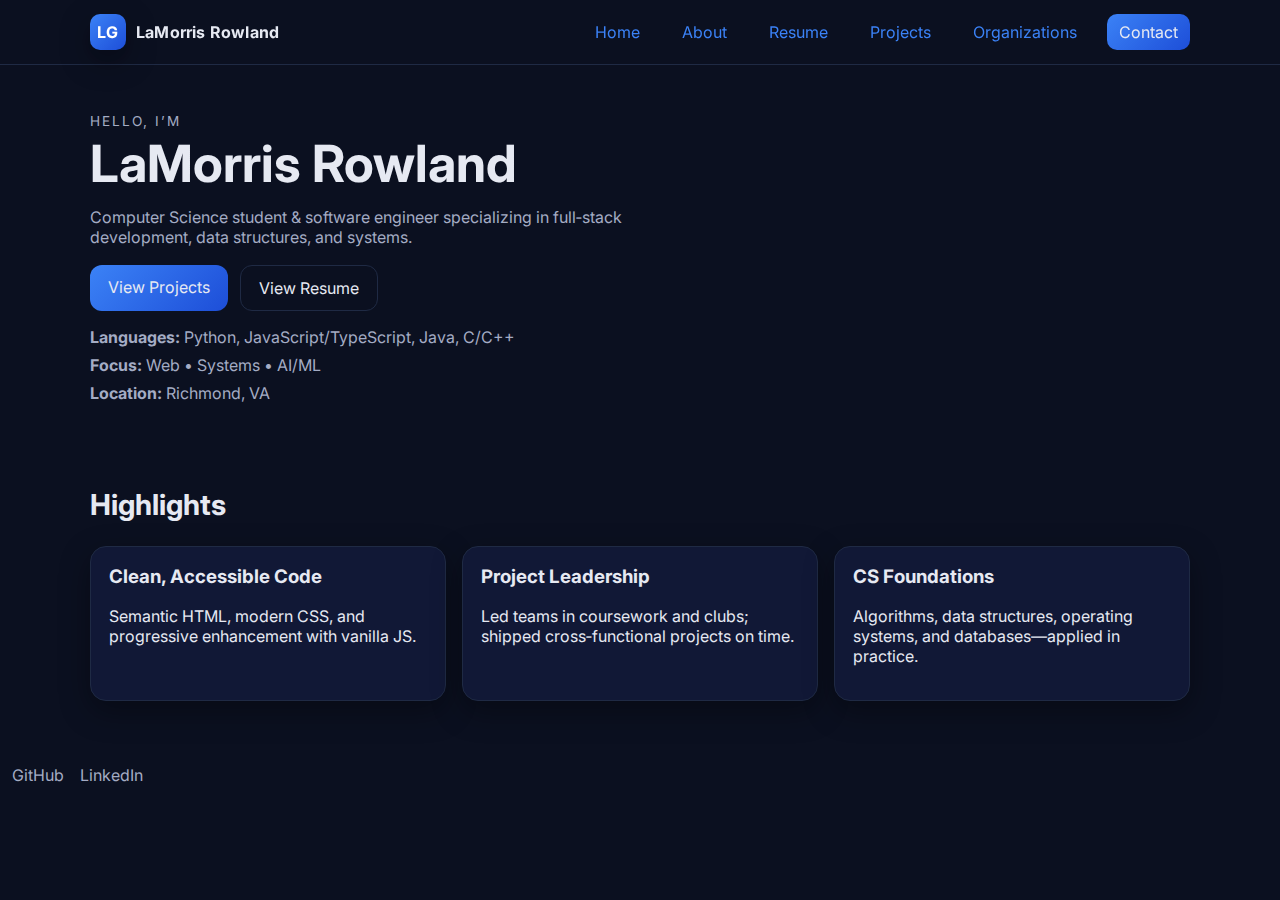
<file: index.html>
<!DOCTYPE html>
<html lang="en">
<head>
<meta charset="utf-8" />
<meta name="viewport" content="width=device-width, initial-scale=1" />
<title>LaMorris Rowland — Computer Science Portfolio</title>
<meta name="description" content="Portfolio website of a computer science professional: projects, resume, organizations, and contact." />
<meta name="theme-color" content="#3b82f6" />
<meta property="og:title" content="LaMorris Rowland — Computer Science Portfolio" />
<meta property="og:description" content="Projects • Resume • Organizations • Contact" />
<meta property="og:type" content="website" />
<meta property="og:image" content="assets/img/profile.svg" />
<link rel="preconnect" href="https://fonts.gstatic.com" crossorigin>
<link href="https://fonts.googleapis.com/css2?family=Inter:wght@400;500;600;700;800&display=swap" rel="stylesheet">
<link rel="stylesheet" href="assets/css/style.css" />
<link rel="icon" href="assets/img/favicon.svg" type="image/svg+xml" />

</head>
<body>
<header class="site-header">
  <div class="container header-inner">
    <a class="brand" href="index.html"><span class="brand-mark">LG</span><span class="brand-text">LaMorris Rowland</span></a>
    <nav class="nav" id="site-nav">
      <button class="nav-toggle" aria-expanded="false" aria-controls="nav-menu" id="nav-toggle" title="Open menu">
        <span class="bar"></span><span class="bar"></span><span class="bar"></span>
      </button>
      <ul id="nav-menu" class="nav-menu">
        <li><a href="index.html">Home</a></li>
        <li><a href="about.html">About</a></li>
        <li><a href="resume.html">Resume</a></li>
        <li><a href="projects.html">Projects</a></li>
        <li><a href="organizations.html">Organizations</a></li>
        <li><a href="contact.html" class="btn btn-primary small">Contact</a></li>
      </ul>
    </nav>
  </div>
</header>

<main>
  <section class="hero container">
    <div class="hero-text">
      <p class="eyebrow">Hello, I’m</p>
      <h1>LaMorris Rowland</h1>
      <p class="subtitle">Computer Science student &amp; software engineer specializing in full‑stack development, data structures, and systems.</p>
      <div class="hero-cta">
        <a href="projects.html" class="btn btn-primary">View Projects</a>
        <a href="resume.html" class="btn btn-ghost">View Resume</a>
      </div>
      <ul class="quick-facts">
        <li><strong>Languages:</strong> Python, JavaScript/TypeScript, Java, C/C++</li>
        <li><strong>Focus:</strong> Web • Systems • AI/ML</li>
        <li><strong>Location:</strong> Richmond, VA</li>
      </ul>
    </div>
    <div class="hero-media">
      <img src="assets/img/profile.svg" alt="Profile illustration" />
    </div>
  </section>

  <section class="highlights container">
    <h2>Highlights</h2>
    <div class="cards">
      <article class="card">
        <h3>Clean, Accessible Code</h3>
        <p>Semantic HTML, modern CSS, and progressive enhancement with vanilla JS.</p>
      </article>
      <article class="card">
        <h3>Project Leadership</h3>
        <p>Led teams in coursework and clubs; shipped cross‑functional projects on time.</p>
      </article>
      <article class="card">
        <h3>CS Foundations</h3>
        <p>Algorithms, data structures, operating systems, and databases—applied in practice.</p>
      </article>
    </div>
  </section>
    <div class="socials">
      <!-- TODO: Replace # with your links -->
      <a href="https://github.com/lgre5467" aria-label="GitHub">GitHub</a>
      <a href="https://www.linkedin.com/in/lamorris-rowland/" aria-label="LinkedIn">LinkedIn</a>
      <a href="" aria-label="#"></a>
    </div>
  </div>
</footer>
<script src="assets/js/main.js"></script>

</body>
</html>
</file>
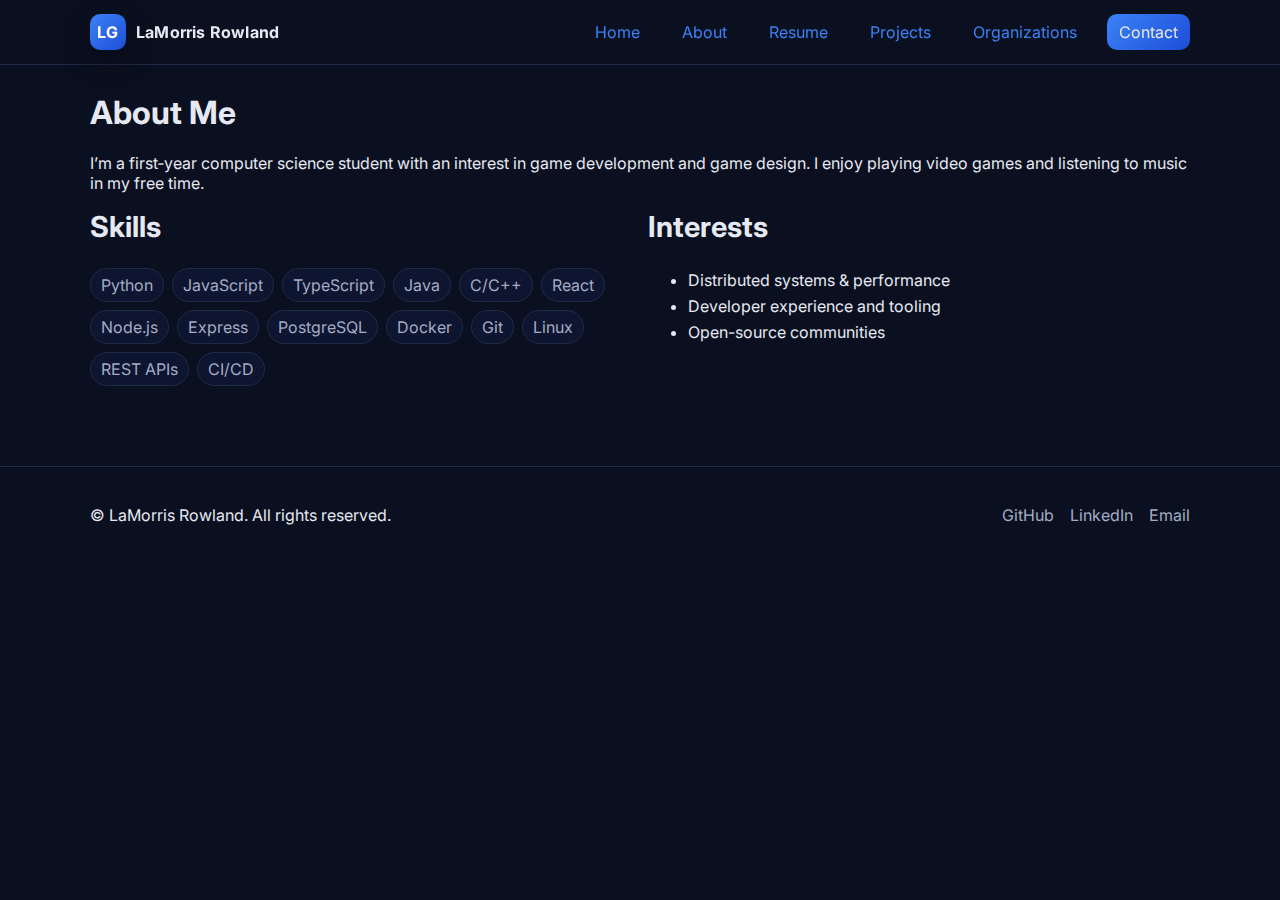
<file: about.html>
<!DOCTYPE html>
<html lang="en">
<head>
<meta charset="utf-8" />
<meta name="viewport" content="width=device-width, initial-scale=1" />
<title>LaMorris Rowland — Computer Science Portfolio</title>
<meta name="description" content="Portfolio website of a computer science professional: projects, resume, organizations, and contact." />
<meta name="theme-color" content="#3b82f6" />
<meta property="og:title" content="LaMorris Rowland — Computer Science Portfolio" />
<meta property="og:description" content="Projects • Resume • Organizations • Contact" />
<meta property="og:type" content="website" />
<meta property="og:image" content="assets/img/profile.svg" />
<link rel="preconnect" href="https://fonts.gstatic.com" crossorigin>
<link href="https://fonts.googleapis.com/css2?family=Inter:wght@400;500;600;700;800&display=swap" rel="stylesheet">
<link rel="stylesheet" href="assets/css/style.css" />
<link rel="icon" href="assets/img/favicon.svg" type="image/svg+xml" />

</head>
<body>
<header class="site-header">
  <div class="container header-inner">
    <a class="brand" href="index.html"><span class="brand-mark">LG</span><span class="brand-text">LaMorris Rowland</span></a>
    <nav class="nav" id="site-nav">
      <button class="nav-toggle" aria-expanded="false" aria-controls="nav-menu" id="nav-toggle" title="Open menu">
        <span class="bar"></span><span class="bar"></span><span class="bar"></span>
      </button>
      <ul id="nav-menu" class="nav-menu">
        <li><a href="index.html">Home</a></li>
        <li><a href="about.html">About</a></li>
        <li><a href="resume.html">Resume</a></li>
        <li><a href="projects.html">Projects</a></li>
        <li><a href="organizations.html">Organizations</a></li>
        <li><a href="contact.html" class="btn btn-primary small">Contact</a></li>
      </ul>
    </nav>
  </div>
</header>

<main class="container page">
  <h1>About Me</h1>
  <p><!-- TODO: Replace with your bio -->
    I’m a first‑year computer science student with an interest in game development and game design.
    I enjoy playing video games and listening to music in my free time.
  </p>
  <div class="grid two">
    <section>
      <h2>Skills</h2>
      <ul class="taglist">
        <li>Python</li><li>JavaScript</li><li>TypeScript</li><li>Java</li><li>C/C++</li>
        <li>React</li><li>Node.js</li><li>Express</li><li>PostgreSQL</li><li>Docker</li>
        <li>Git</li><li>Linux</li><li>REST APIs</li><li>CI/CD</li>
      </ul>
    </section>
    <section>
      <h2>Interests</h2>
      <ul class="bulleted">
        <li>Distributed systems &amp; performance</li>
        <li>Developer experience and tooling</li>
        <li>Open-source communities</li>
      </ul>
    </section>
  </div>
</main>
<footer class="site-footer">
  <div class="container footer-inner">
    <p>&copy; <span id="year"></span> LaMorris Rowland. All rights reserved.</p>
    <div class="socials">
      <!-- TODO: Replace # with your links -->
      <a href="https://github.com/lgre5467" aria-label="GitHub">GitHub</a>
      <a href="https://www.linkedin.com/in/lamorris-rowland/" aria-label="LinkedIn">LinkedIn</a>
      <a href="" aria-label="lamorrisgreenhill@gmail.com">Email</a>
    </div>
  </div>
</footer>
<script src="assets/js/main.js"></script>

</body>
</html>
</file>
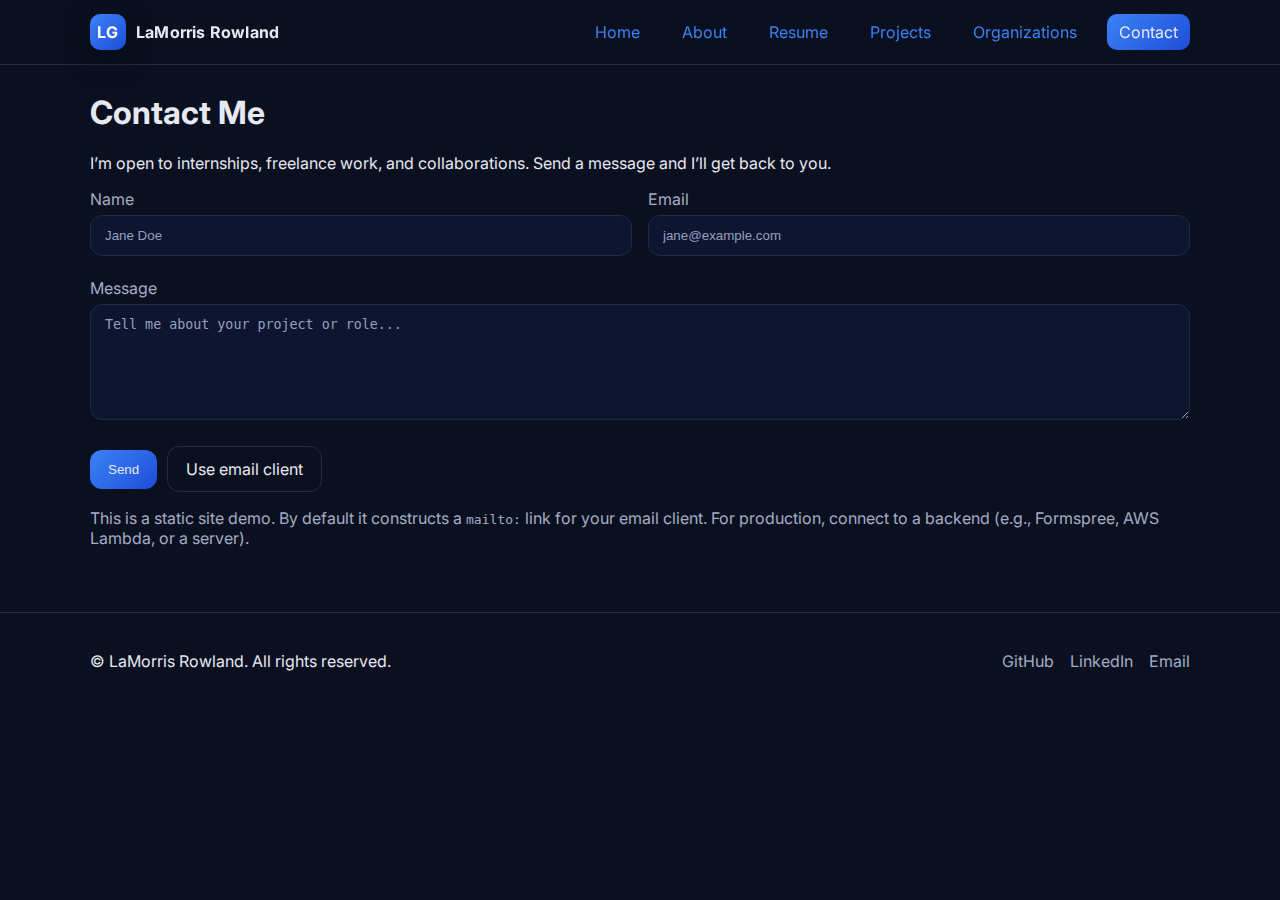
<file: contact.html>
<!DOCTYPE html>
<html lang="en">
<head>
<meta charset="utf-8" />
<meta name="viewport" content="width=device-width, initial-scale=1" />
<title>LaMorris Rowland — Computer Science Portfolio</title>
<meta name="description" content="Portfolio website of a computer science professional: projects, resume, organizations, and contact." />
<meta name="theme-color" content="#3b82f6" />
<meta property="og:title" content="LaMorris Rowland — Computer Science Portfolio" />
<meta property="og:description" content="Projects • Resume • Organizations • Contact" />
<meta property="og:type" content="website" />
<meta property="og:image" content="assets/img/profile.svg" />
<link rel="preconnect" href="https://fonts.gstatic.com" crossorigin>
<link href="https://fonts.googleapis.com/css2?family=Inter:wght@400;500;600;700;800&display=swap" rel="stylesheet">
<link rel="stylesheet" href="assets/css/style.css" />
<link rel="icon" href="assets/img/favicon.svg" type="image/svg+xml" />

</head>
<body>
<header class="site-header">
  <div class="container header-inner">
    <a class="brand" href="index.html"><span class="brand-mark">LG</span><span class="brand-text">LaMorris Rowland</span></a>
    <nav class="nav" id="site-nav">
      <button class="nav-toggle" aria-expanded="false" aria-controls="nav-menu" id="nav-toggle" title="Open menu">
        <span class="bar"></span><span class="bar"></span><span class="bar"></span>
      </button>
      <ul id="nav-menu" class="nav-menu">
        <li><a href="index.html">Home</a></li>
        <li><a href="about.html">About</a></li>
        <li><a href="resume.html">Resume</a></li>
        <li><a href="projects.html">Projects</a></li>
        <li><a href="organizations.html">Organizations</a></li>
        <li><a href="contact.html" class="btn btn-primary small">Contact</a></li>
      </ul>
    </nav>
  </div>
</header>

<main class="container page">
  <h1>Contact Me</h1>
  <p>I’m open to internships, freelance work, and collaborations. Send a message and I’ll get back to you.</p>
  <form class="contact-form" id="contact-form" novalidate>
    <div class="grid two">
      <div class="field">
        <label for="name">Name</label>
        <input type="text" id="name" name="name" required placeholder="Jane Doe" />
        <small class="error" id="err-name"></small>
      </div>
      <div class="field">
        <label for="email">Email</label>
        <input type="email" id="email" name="email" required placeholder="jane@example.com" />
        <small class="error" id="err-email"></small>
      </div>
    </div>
    <div class="field">
      <label for="message">Message</label>
      <textarea id="message" name="message" required placeholder="Tell me about your project or role..." rows="6"></textarea>
      <small class="error" id="err-message"></small>
    </div>
    <div class="actions">
      <button type="submit" class="btn btn-primary">Send</button>
      <a class="btn btn-ghost" id="mailto-link" href="#">Use email client</a>
    </div>
    <p class="form-note">This is a static site demo. By default it constructs a <code>mailto:</code> link for your email client. For production, connect to a backend (e.g., Formspree, AWS Lambda, or a server).</p>
  </form>
</main>
<footer class="site-footer">
  <div class="container footer-inner">
    <p>&copy; <span id="year"></span> LaMorris Rowland. All rights reserved.</p>
    <div class="socials">
      <!-- TODO: Replace # with your links -->
      <a href="#" aria-label="GitHub">GitHub</a>
      <a href="#" aria-label="LinkedIn">LinkedIn</a>
      <a href="#" aria-label="Email">Email</a>
    </div>
  </div>
</footer>
<script src="assets/js/main.js"></script>

</body>
</html>
</file>
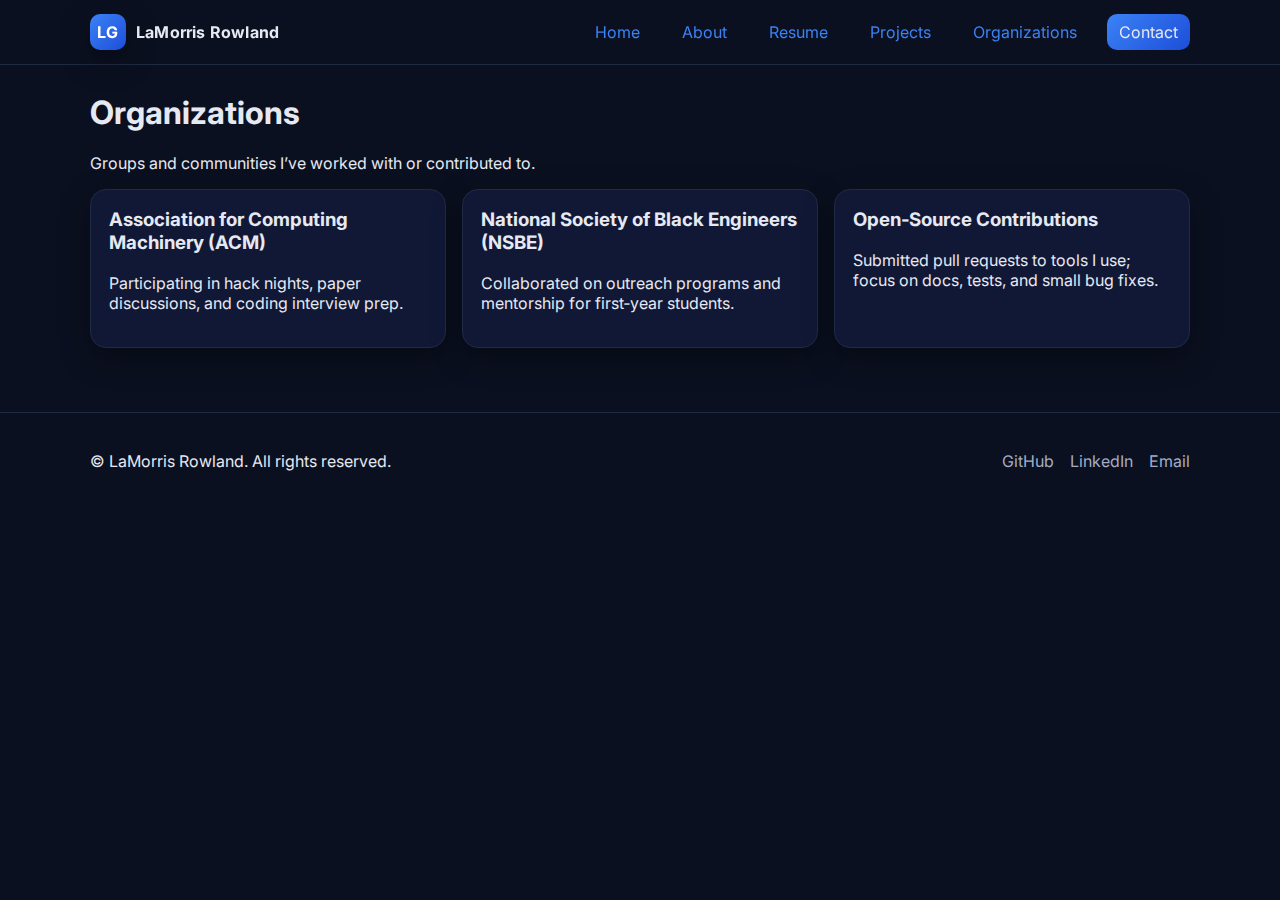
<file: organizations.html>
<!DOCTYPE html>
<html lang="en">
<head>
<meta charset="utf-8" />
<meta name="viewport" content="width=device-width, initial-scale=1" />
<title>LaMorris Rowland — Computer Science Portfolio</title>
<meta name="description" content="Portfolio website of a computer science professional: projects, resume, organizations, and contact." />
<meta name="theme-color" content="#3b82f6" />
<meta property="og:title" content="LaMorris Rowland — Computer Science Portfolio" />
<meta property="og:description" content="Projects • Resume • Organizations • Contact" />
<meta property="og:type" content="website" />
<meta property="og:image" content="assets/img/profile.svg" />
<link rel="preconnect" href="https://fonts.gstatic.com" crossorigin>
<link href="https://fonts.googleapis.com/css2?family=Inter:wght@400;500;600;700;800&display=swap" rel="stylesheet">
<link rel="stylesheet" href="assets/css/style.css" />
<link rel="icon" href="assets/img/favicon.svg" type="image/svg+xml" />

</head>
<body>
<header class="site-header">
  <div class="container header-inner">
    <a class="brand" href="index.html"><span class="brand-mark">LG</span><span class="brand-text">LaMorris Rowland</span></a>
    <nav class="nav" id="site-nav">
      <button class="nav-toggle" aria-expanded="false" aria-controls="nav-menu" id="nav-toggle" title="Open menu">
        <span class="bar"></span><span class="bar"></span><span class="bar"></span>
      </button>
      <ul id="nav-menu" class="nav-menu">
        <li><a href="index.html">Home</a></li>
        <li><a href="about.html">About</a></li>
        <li><a href="resume.html">Resume</a></li>
        <li><a href="projects.html">Projects</a></li>
        <li><a href="organizations.html">Organizations</a></li>
        <li><a href="contact.html" class="btn btn-primary small">Contact</a></li>
      </ul>
    </nav>
  </div>
</header>

<main class="container page">
  <h1>Organizations</h1>
  <p>Groups and communities I’ve worked with or contributed to.</p>
  <div class="cards">
    <article class="card">
      <h3>Association for Computing Machinery (ACM)</h3>
      <p>Participating in hack nights, paper discussions, and coding interview prep.</p>
    </article>
    <article class="card">
      <h3>National Society of Black Engineers (NSBE)</h3>
      <p>Collaborated on outreach programs and mentorship for first‑year students.</p>
    </article>
    <article class="card">
      <h3>Open‑Source Contributions</h3>
      <p>Submitted pull requests to tools I use; focus on docs, tests, and small bug fixes.</p>
    </article>
  </div>
</main>
<footer class="site-footer">
  <div class="container footer-inner">
    <p>&copy; <span id="year"></span> LaMorris Rowland. All rights reserved.</p>
    <div class="socials">
      <!-- TODO: Replace # with your links -->
      <a href="#" aria-label="GitHub">GitHub</a>
      <a href="#" aria-label="LinkedIn">LinkedIn</a>
      <a href="#" aria-label="Email">Email</a>
    </div>
  </div>
</footer>
<script src="assets/js/main.js"></script>

</body>
</html>
</file>
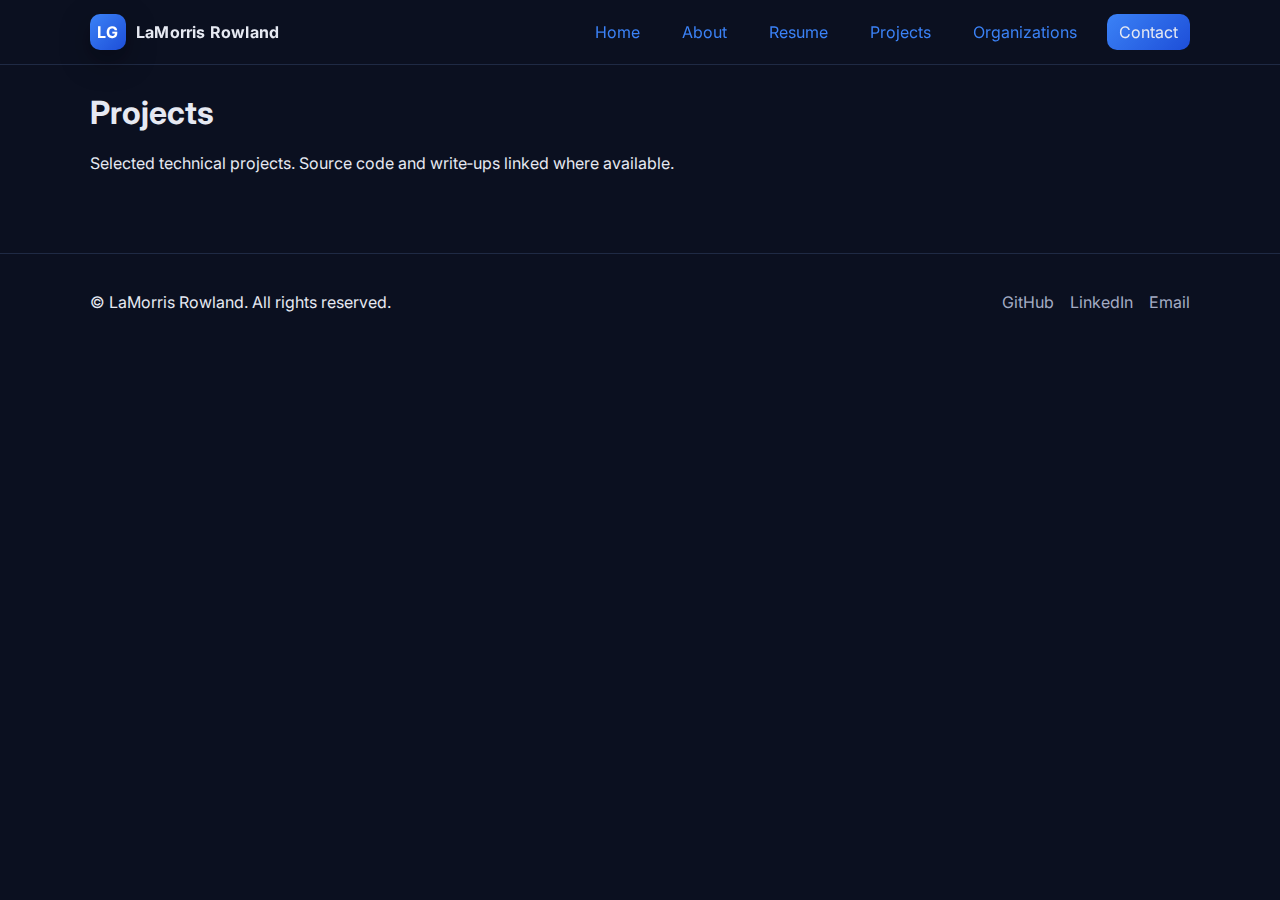
<file: projects.html>
<!DOCTYPE html>
<html lang="en">
<head>
<meta charset="utf-8" />
<meta name="viewport" content="width=device-width, initial-scale=1" />
<title>LaMorris Rowland — Computer Science Portfolio</title>
<meta name="description" content="Portfolio website of a computer science professional: projects, resume, organizations, and contact." />
<meta name="theme-color" content="#3b82f6" />
<meta property="og:title" content="LaMorris Rowland — Computer Science Portfolio" />
<meta property="og:description" content="Projects • Resume • Organizations • Contact" />
<meta property="og:type" content="website" />
<meta property="og:image" content="assets/img/profile.svg" />
<link rel="preconnect" href="https://fonts.gstatic.com" crossorigin>
<link href="https://fonts.googleapis.com/css2?family=Inter:wght@400;500;600;700;800&display=swap" rel="stylesheet">
<link rel="stylesheet" href="assets/css/style.css" />
<link rel="icon" href="assets/img/favicon.svg" type="image/svg+xml" />

</head>
<body>
<header class="site-header">
  <div class="container header-inner">
    <a class="brand" href="index.html"><span class="brand-mark">LG</span><span class="brand-text">LaMorris Rowland</span></a>
    <nav class="nav" id="site-nav">
      <button class="nav-toggle" aria-expanded="false" aria-controls="nav-menu" id="nav-toggle" title="Open menu">
        <span class="bar"></span><span class="bar"></span><span class="bar"></span>
      </button>
      <ul id="nav-menu" class="nav-menu">
        <li><a href="index.html">Home</a></li>
        <li><a href="about.html">About</a></li>
        <li><a href="resume.html">Resume</a></li>
        <li><a href="projects.html">Projects</a></li>
        <li><a href="organizations.html">Organizations</a></li>
        <li><a href="contact.html" class="btn btn-primary small">Contact</a></li>
      </ul>
    </nav>
  </div>
</header>

<main class="container page">
  <h1>Projects</h1>
  <p>Selected technical projects. Source code and write‑ups linked where available.</p>
  <div id="projects" class="cards project-cards" data-source="assets/js/projects.json">
    <!-- Filled by main.js -->
  </div>
</main>
<footer class="site-footer">
  <div class="container footer-inner">
    <p>&copy; <span id="year"></span> LaMorris Rowland. All rights reserved.</p>
    <div class="socials">
      <!-- TODO: Replace # with your links -->
      <a href="https://github.com/lgre5467" aria-label="GitHub">GitHub</a>
      <a href="https://www.linkedin.com/in/lamorris-rowland/" aria-label="LinkedIn">LinkedIn</a>
      <a href="" aria-label="lamorrisgreenhill@gmail.com">Email</a>
    </div>
  </div>
</footer>
<script src="assets/js/main.js"></script>

</body>
</html>
</file>
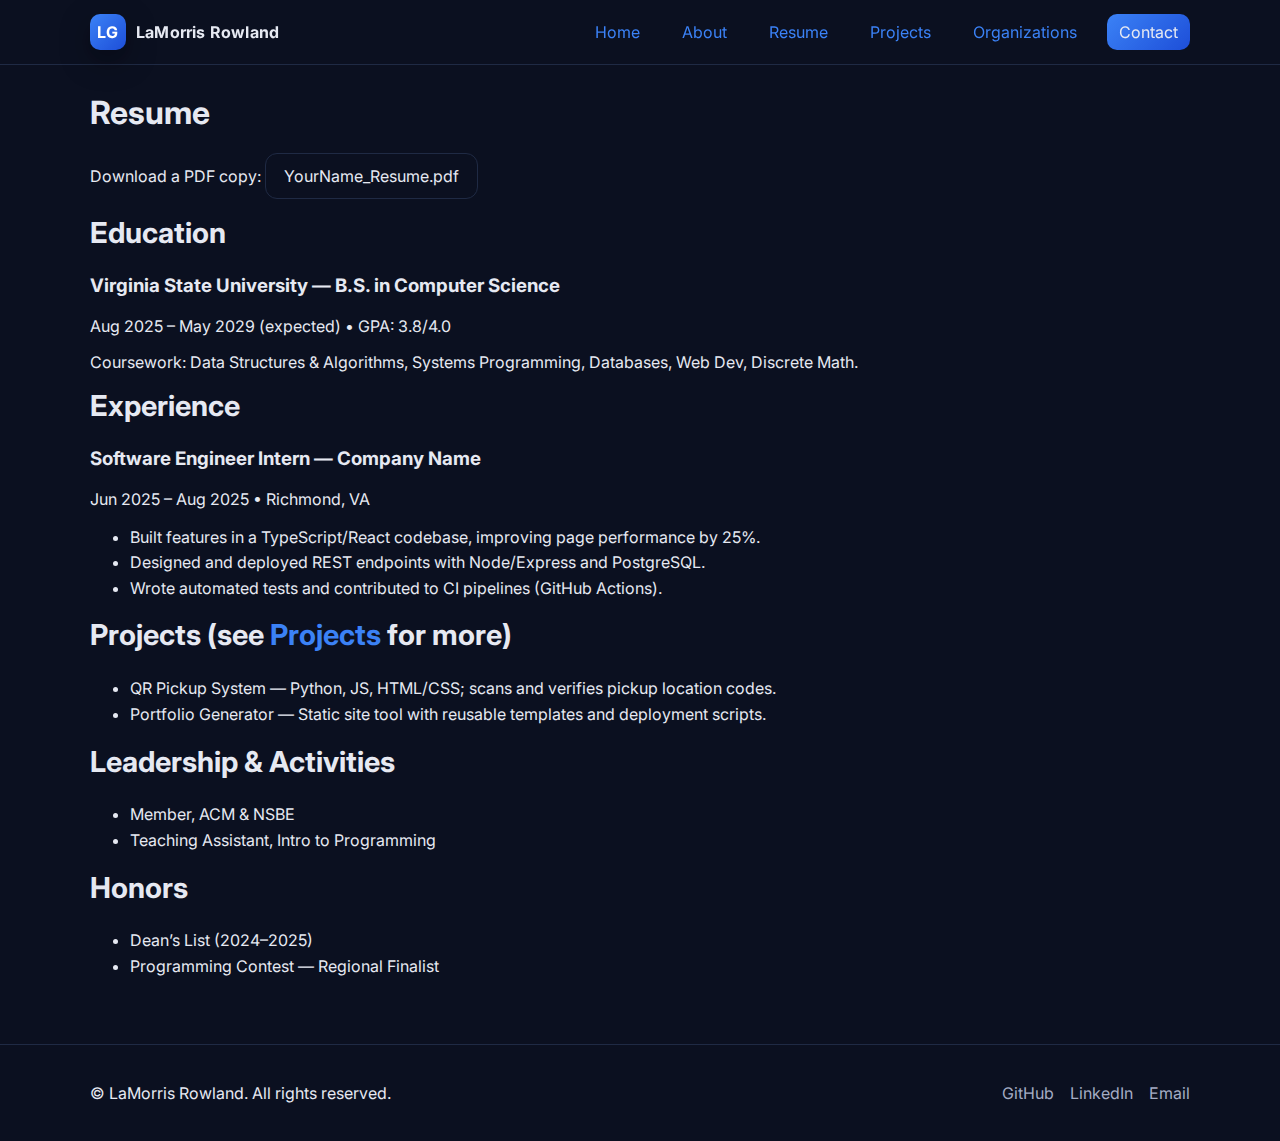
<file: resume.html>
<!DOCTYPE html>
<html lang="en">
<head>
<meta charset="utf-8" />
<meta name="viewport" content="width=device-width, initial-scale=1" />
<title>LaMorris Rowland — Computer Science Portfolio</title>
<meta name="description" content="Portfolio website of a computer science professional: projects, resume, organizations, and contact." />
<meta name="theme-color" content="#3b82f6" />
<meta property="og:title" content="LaMorris Rowland — Computer Science Portfolio" />
<meta property="og:description" content="Projects • Resume • Organizations • Contact" />
<meta property="og:type" content="website" />
<meta property="og:image" content="assets/img/profile.svg" />
<link rel="preconnect" href="https://fonts.gstatic.com" crossorigin>
<link href="https://fonts.googleapis.com/css2?family=Inter:wght@400;500;600;700;800&display=swap" rel="stylesheet">
<link rel="stylesheet" href="assets/css/style.css" />
<link rel="icon" href="assets/img/favicon.svg" type="image/svg+xml" />

</head>
<body>
<header class="site-header">
  <div class="container header-inner">
    <a class="brand" href="index.html"><span class="brand-mark">LG</span><span class="brand-text">LaMorris Rowland</span></a>
    <nav class="nav" id="site-nav">
      <button class="nav-toggle" aria-expanded="false" aria-controls="nav-menu" id="nav-toggle" title="Open menu">
        <span class="bar"></span><span class="bar"></span><span class="bar"></span>
      </button>
      <ul id="nav-menu" class="nav-menu">
        <li><a href="index.html">Home</a></li>
        <li><a href="about.html">About</a></li>
        <li><a href="resume.html">Resume</a></li>
        <li><a href="projects.html">Projects</a></li>
        <li><a href="organizations.html">Organizations</a></li>
        <li><a href="contact.html" class="btn btn-primary small">Contact</a></li>
      </ul>
    </nav>
  </div>
</header>

<main class="container page">
  <h1>Resume</h1>
  <p>Download a PDF copy: <a class="btn btn-ghost" href="assets/YourName_Resume.pdf" download>YourName_Resume.pdf</a></p>

  <section>
    <h2>Education</h2>
    <div class="item">
      <h3>Virginia State University — B.S. in Computer Science</h3>
      <p class="meta">Aug 2025 – May 2029 (expected) • GPA: 3.8/4.0</p>
      <p>Coursework: Data Structures &amp; Algorithms, Systems Programming, Databases, Web Dev, Discrete Math.</p>
    </div>
  </section>

  <section>
    <h2>Experience</h2>
    <div class="item">
      <h3>Software Engineer Intern — Company Name</h3>
      <p class="meta">Jun 2025 – Aug 2025 • Richmond, VA</p>
      <ul class="bulleted">
        <li>Built features in a TypeScript/React codebase, improving page performance by 25%.</li>
        <li>Designed and deployed REST endpoints with Node/Express and PostgreSQL.</li>
        <li>Wrote automated tests and contributed to CI pipelines (GitHub Actions).</li>
      </ul>
    </div>
  </section>

  <section>
    <h2>Projects (see <a href="projects.html">Projects</a> for more)</h2>
    <ul class="bulleted">
      <li>QR Pickup System — Python, JS, HTML/CSS; scans and verifies pickup location codes.</li>
      <li>Portfolio Generator — Static site tool with reusable templates and deployment scripts.</li>
    </ul>
  </section>

  <section>
    <h2>Leadership &amp; Activities</h2>
    <ul class="bulleted">
      <li>Member, ACM &amp; NSBE</li>
      <li>Teaching Assistant, Intro to Programming</li>
    </ul>
  </section>

  <section>
    <h2>Honors</h2>
    <ul class="bulleted">
      <li>Dean’s List (2024–2025)</li>
      <li>Programming Contest — Regional Finalist</li>
    </ul>
  </section>
</main>
<footer class="site-footer">
  <div class="container footer-inner">
    <p>&copy; <span id="year"></span> LaMorris Rowland. All rights reserved.</p>
    <div class="socials">
      <!-- TODO: Replace # with your links -->
      <a href="#" aria-label="GitHub">GitHub</a>
      <a href="#" aria-label="LinkedIn">LinkedIn</a>
      <a href="#" aria-label="Email">Email</a>
    </div>
  </div>
</footer>
<script src="assets/js/main.js"></script>

</body>
</html>
</file>
<file: assets/css/style.css>
/* ====== Base ====== */
:root {
  --bg: #0b1020;
  --panel: #0e1530;
  --text: #e6e9f2;
  --muted: #a4acc4;
  --brand: #3b82f6;
  --brand-700: #1d4ed8;
  --outline: #1f2a44;
  --card: #111836;
  --radius: 16px;
  --shadow: 0 10px 30px rgba(0,0,0,.35);
}
* { box-sizing: border-box; }
html, body { margin: 0; padding: 0; background: var(--bg); color: var(--text); font-family: 'Inter', system-ui, -apple-system, Segoe UI, Roboto, 'Helvetica Neue', Arial, 'Apple Color Emoji','Segoe UI Emoji'; }
a { color: var(--brand); text-decoration: none; }
a:hover { text-decoration: underline; }
img { max-width: 100%; display: block; }
.container { width: min(1100px, 92%); margin-inline: auto; }

/* ====== Header / Nav ====== */
.site-header { position: sticky; top: 0; z-index: 100; backdrop-filter: blur(8px); background: color-mix(in srgb, var(--bg) 80%, transparent); border-bottom: 1px solid var(--outline); }
.header-inner { display: flex; align-items: center; justify-content: space-between; padding: 14px 0; }
.brand { display: inline-flex; gap: 10px; align-items: center; font-weight: 700; letter-spacing: .2px; }
.brand-mark { width: 36px; height: 36px; display: grid; place-items: center; border-radius: 10px; background: linear-gradient(135deg, var(--brand), var(--brand-700)); box-shadow: var(--shadow); color: white; }
.brand-text { color: var(--text); }
.nav { position: relative; }
.nav-toggle { display: none; background: transparent; border: none; cursor: pointer; }
.nav-toggle .bar { width: 22px; height: 2px; background: var(--text); display: block; margin: 5px 0; }
.nav-menu { list-style: none; display: flex; gap: 18px; align-items: center; margin: 0; padding: 0; }
.nav-menu a { padding: 10px 12px; border-radius: 10px; }
.nav-menu a.active, .nav-menu a:hover { background: var(--panel); text-decoration: none; }

/* ====== Buttons ====== */
.btn { display: inline-block; padding: 12px 18px; border-radius: 12px; border: 1px solid var(--outline); background: var(--panel); color: var(--text); text-decoration: none; transition: transform .04s ease; }
.btn.small { padding: 8px 12px; }
.btn:hover { transform: translateY(-1px); text-decoration: none; }
.btn:active { transform: translateY(0); }
.btn-primary { background: linear-gradient(135deg, var(--brand), var(--brand-700)); border: none; }
.btn-ghost { background: transparent; }
.btn[disabled] { opacity: .6; pointer-events: none; }

/* ====== Hero ====== */
.hero { display: grid; grid-template-columns: 1.1fr .9fr; gap: 36px; align-items: center; padding: 48px 0; }
.eyebrow { text-transform: uppercase; letter-spacing: .15em; color: var(--muted); font-size: .85rem; margin: 0; }
.hero h1 { font-size: clamp(2.2rem, 5vw, 3.2rem); line-height: 1.05; margin: 8px 0 12px; }
.subtitle { color: var(--muted); max-width: 55ch; }
.hero-cta { display: flex; gap: 12px; margin: 18px 0 10px; }
.quick-facts { list-style: none; padding: 0; margin: 16px 0 0; color: var(--muted); }
.quick-facts li { margin: 8px 0; }
.hero-media { justify-self: end; background: radial-gradient(600px 200px at 60% 40%, color-mix(in srgb, var(--brand) 25%, transparent), transparent); }

/* ====== Sections ====== */
h2 { font-size: clamp(1.3rem, 3vw, 1.8rem); margin-top: 0; }
.page h1 { margin-top: 28px; }
.highlights { padding: 28px 0 64px; }
.cards { display: grid; grid-template-columns: repeat(3, 1fr); gap: 16px; }
.card { background: var(--card); border: 1px solid var(--outline); padding: 18px; border-radius: var(--radius); box-shadow: var(--shadow); }
.card h3 { margin-top: 0; }
.grid.two { display: grid; grid-template-columns: repeat(2, 1fr); gap: 16px; }
.grid.three { display: grid; grid-template-columns: repeat(3, 1fr); gap: 16px; }

/* ====== Lists ====== */
.taglist { list-style: none; padding: 0; display: flex; flex-wrap: wrap; gap: 8px; }
.taglist li { padding: 6px 10px; border-radius: 999px; background: var(--panel); border: 1px solid var(--outline); color: var(--muted); }
.bulleted { line-height: 1.6; color: var(--text); }

/* ====== Footer ====== */
.site-footer { border-top: 1px solid var(--outline); margin-top: 64px; }
.footer-inner { display: flex; align-items: center; justify-content: space-between; padding: 22px 0; }
.socials a { margin-left: 12px; color: var(--muted); }

/* ====== Forms ====== */
.field label { display: block; margin-bottom: 6px; color: var(--muted); }
.field input, .field textarea { width: 100%; border-radius: 12px; border: 1px solid var(--outline); background: var(--panel); color: var(--text); padding: 12px 14px; }
.field input::placeholder, .field textarea::placeholder { color: #93a1bd; }
.error { color: #ff6b6b; min-height: 18px; display: inline-block; }
.actions { display: flex; gap: 10px; align-items: center; }
.form-note { color: var(--muted); }

/* ====== Projects ====== */
.project-cards .card p { color: var(--muted); }
.project-links { display: flex; gap: 10px; margin-top: 10px; flex-wrap: wrap; }

/* ====== Responsive ====== */
@media (max-width: 900px) {
  .hero { grid-template-columns: 1fr; }
  .hero-media { order: -1; justify-self: center; }
  .cards { grid-template-columns: 1fr; }
  .grid.two, .grid.three { grid-template-columns: 1fr; }
  .nav-toggle { display: inline-block; }
  .nav-menu { position: absolute; right: 0; top: 100%; background: var(--panel); border: 1px solid var(--outline); border-radius: 12px; padding: 12px; display: none; flex-direction: column; min-width: 220px; }
  .nav-menu.open { display: flex; }
}
</file>
